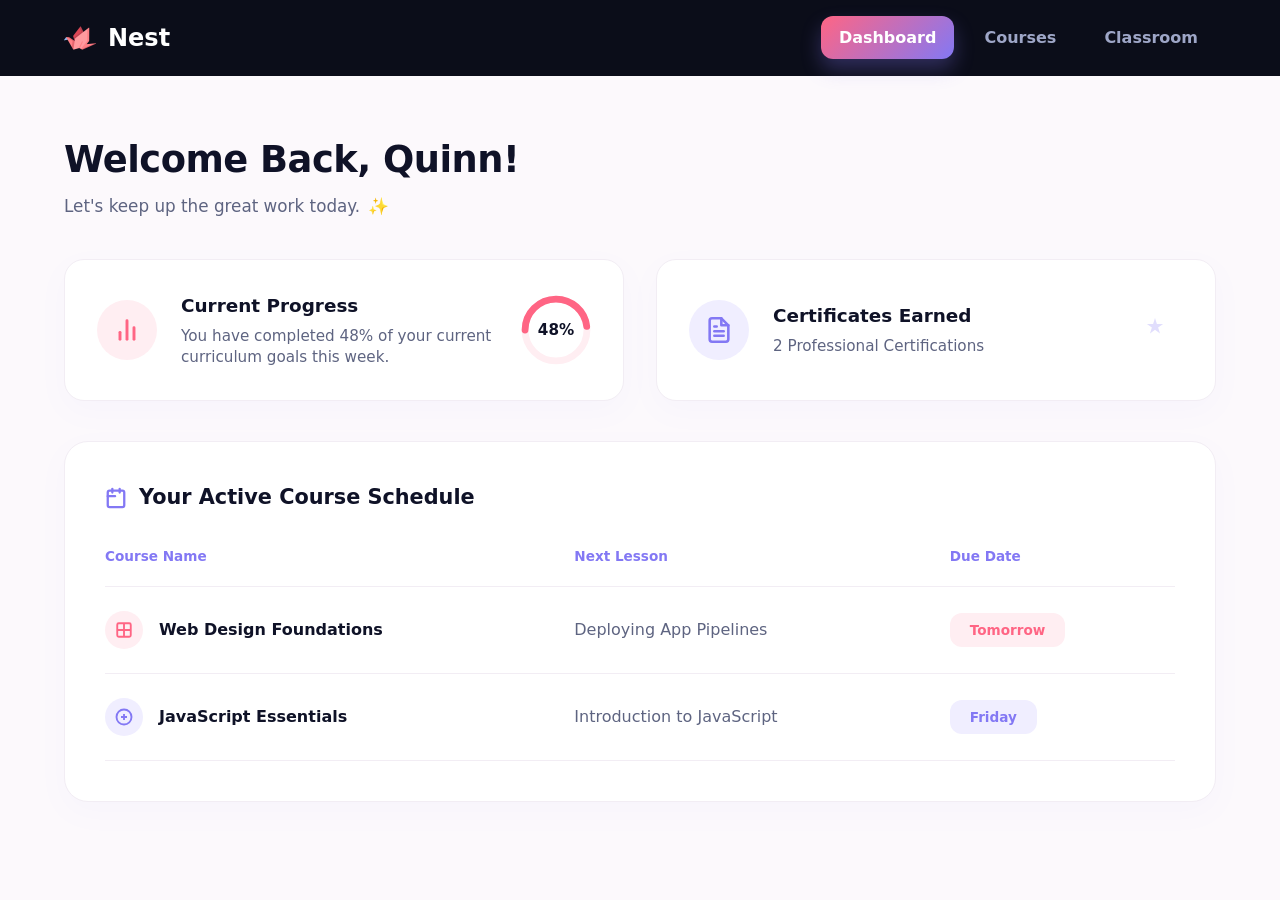
<file: index.html>
<!DOCTYPE html>
<html lang="en">
<head>
    <meta charset="UTF-8">
    <meta name="viewport" content="width=device-width, initial-scale=1.0">
    <!-- Online Learning Platform-->
    <title>Nest Dashboard</title>
    <link rel="stylesheet" href="style.css">
</head>
<body>

    <nav class="navbar">
        <div class="logo">
            <img src="bird.png" alt="Nest Logo" class="logo-icon">
            Nest
        </div>
        <ul>
            <li><a href="index.html" class="active">Dashboard</a></li>
            <li><a href="courses.html">Courses</a></li>
            <li><a href="classroom.html">Classroom</a></li>
        </ul>
    </nav>

    <div class="content-container">
        <div class="welcome-header">
            <h1>Welcome Back, Quinn!</h1>
            <p>Let's keep up the great work today. <span class="sparkle">✨</span></p>
        </div>
        
        <!-- Metric Cards Layout Area -->
        <div class="dashboard-metrics">
            <!-- Progress Metric Card -->
            <div class="metric-card progress-card">
                <div class="metric-info">
                    <div class="metric-icon-box">
                        <!-- Upward Trend Chart Icon (from flaticons)-->
                        <svg width="28" height="28" viewBox="0 0 24 24" fill="none" stroke="#ff6584" stroke-width="2.5" stroke-linecap="round" stroke-linejoin="round"><line x1="18" y1="20" x2="18" y2="10"></line><line x1="12" y1="20" x2="12" y2="4"></line><line x1="6" y1="20" x2="6" y2="14"></line></svg>
                    </div>
                    <div class="metric-text">
                        <h3>Current Progress</h3>
                        <p>You have completed 48% of your current<br>curriculum goals this week.</p>
                    </div>
                </div>
                <!-- Progress Meter -->
                <div class="progress-circle-wrapper">
                    <svg class="progress-circle" width="70" height="70" viewBox="0 0 36 36">
                        <path class="circle-bg" d="M18 2.0845 a 15.9155 15.9155 0 0 1 0 31.831 a 15.9155 15.9155 0 0 1 0 -31.831" />
                        <path class="circle-fill" d="M18 2.0845 a 15.9155 15.9155 0 0 1 0 31.831 a 15.9155 15.9155 0 0 1 0 -31.831" />
                    </svg>
                    <div class="progress-percentage">48%</div>
                </div>
            </div>

            <!-- Certificates Card -->
            <div class="metric-card cert-card">
                <div class="metric-info">
                    <div class="metric-icon-box">
                        <!-- Certificate Icon -->
                        <svg width="28" height="28" viewBox="0 0 24 24" fill="none" stroke="#8378f4" stroke-width="2.2" stroke-linecap="round" stroke-linejoin="round"><path d="M14 2H6a2 2 0 0 0-2 2v16a2 2 0 0 0 2 2h12a2 2 0 0 0 2-2V8z"></path><polyline points="14 2 14 8 20 8"></polyline><line x1="16" y1="13" x2="8" y2="13"></line><line x1="16" y1="17" x2="8" y2="17"></line><polyline points="10 9 9 9 8 9"></polyline></svg>
                    </div>
                    <div class="metric-text">
                        <h3>Certificates Earned</h3>
                        <p>2 Professional Certifications</p>
                    </div>
                </div>
                <!-- Sparkle Accents Graphic Elements -->
                <div class="sparkle-accents">
                    <svg width="24" height="24" viewBox="0 0 24 24" fill="#dcd9fd"><path d="M12 3l1.912 5.886H20.1l-4.994 3.63L17.018 18.4 12 14.77 6.982 18.4l1.912-5.884-4.994-3.63h6.188L12 3z"/></svg>
                </div>
            </div>
        </div>
        
        <!-- Dynamic Schedule Container -->
        <div class="schedule-container">
            <div class="schedule-title">
                <!-- Mini Calendar Header Icon -->
                <svg width="22" height="22" viewBox="0 0 24 24" fill="none" stroke="#8378f4" stroke-width="2.5" stroke-linecap="round" stroke-linejoin="round"><rect x="3" y="4" width="18" height="18" rx="2" ry="2"></rect><line x1="16" y1="2" x2="16" y2="6"></line><line x1="8" y1="2" x2="8" y2="6"></line><line x1="3" y1="10" x2="11" y2="10"></line></svg>
                Your Active Course Schedule
            </div>

            <div class="schedule-grid">
                <!-- Headers Row Components -->
                <div class="grid-header">Course Name</div>
                <div class="grid-header">Next Lesson</div>
                <div class="grid-header">Due Date</div>

                <!-- Row Item 1 -->
                <div class="grid-cell">
                    <div class="course-icon-circle css-course">
                        <svg width="18" height="18" viewBox="0 0 24 24" fill="none" stroke="#ff6584" stroke-width="2.5"><rect x="3" y="3" width="18" height="18" rx="2"/><path d="M21 12H3M12 3v18"/></svg>
                    </div>
                    Web Design Foundations
                </div>
                <div class="grid-cell muted">Deploying App Pipelines</div>
                <div class="grid-cell">
                    <span class="badge tomorrow">Tomorrow</span>
                </div>

                <!-- Row Item 2 -->
                <div class="grid-cell">
                    <div class="course-icon-circle ui-course">
                        <svg width="18" height="18" viewBox="0 0 24 24" fill="none" stroke="#8378f4" stroke-width="2.5"><path d="M12 22C17.5228 22 22 17.5228 22 12C22 6.47715 17.5228 2 12 2C6.47715 2 2 6.47715 2 12C2 17.5228 6.47715 22 12 22Z"/><path d="M12 8V16M8 12H16"/></svg>
                    </div>
                    JavaScript Essentials
                </div>
                <div class="grid-cell muted">Introduction to JavaScript</div>
                <div class="grid-cell">
                    <span class="badge friday">Friday</span>
                </div>
            </div>
        </div>
    </div>

</body>
</html>
</file>
<file: style.css>
/* --- Theme Colors --- */
:root {
    --bg-main: #fcf9fc;
    --text-dark: #0f1227;
    --text-muted: #5e6481;
    --accent-pink: #ff6584;
    --accent-purple: #8378f4;
    --nav-bg: #0b0d19;
    --border-light: #f2edf4;
    --card-shadow: 0 10px 30px rgba(131, 120, 244, 0.04);
}

* {
    margin: 0;
    padding: 0;
    box-sizing: border-box;
}

body {
    font-family: 'Inter', 'Segoe UI', system-ui, -apple-system, sans-serif;
    background-color: var(--bg-main);
    color: var(--text-dark);
    line-height: 1.5;
    -webkit-font-smoothing: antialiased;
}

/* --- Navbar Layout Styles --- */
.navbar { background-color: var(--nav-bg); padding: 1.25rem 4rem; display: flex; justify-content: space-between; align-items: center; } 
.logo { display: flex; align-items: center; gap: 12px; font-size: 24px; font-weight: 700; color: #ffffff; } 
.logo-icon { width: 32px; height: auto; }

.navbar ul {
    display: flex;
    align-items: center;
    gap: 12px;
    list-style: none;
}

.navbar ul li a {
    position: relative;

    padding: 12px 18px;
    border-radius: 12px;

    color: #9ea6c7;
    text-decoration: none;

    font-weight: 600;
    transition: .25s ease;
}

.navbar ul li a:hover {
    color: white;
    background: rgba(255,255,255,.06);
    transform: translateY(-2px);
}

/* Active tab state slider */
.navbar ul li a.active {
    color: white;

    background: linear-gradient(
        135deg,
        var(--accent-pink),
        var(--accent-purple)
    );

    box-shadow:
        0 10px 20px rgba(131,120,244,.3);
}

.navbar ul li a.active::after {
    display: none;
}

/* --- Core Structured Layout --- */
.content-container {
    padding: 3.5rem 4rem;
    max-width: 1350px;
    margin: 0 auto;
}

.welcome-header h1 {
    font-size: 2.3rem;
    font-weight: 800;
    color: var(--text-dark);
    margin-bottom: 0.4rem;
    letter-spacing: -0.5px;
}

.welcome-header p {
    color: var(--text-muted);
    font-size: 1.05rem;
    margin-bottom: 2.5rem;
}

.sparkle {
    display: inline-block;
    margin-left: 2px;
}

/* --- Cards Core System Elements --- */
.dashboard-metrics {
    display: flex;
    gap: 2rem;
    margin-bottom: 2.5rem;
}

.metric-card {
    flex: 1;
    background: #ffffff;
    border-radius: 20px;
    padding: 2rem;
    display: flex;
    align-items: center;
    justify-content: space-between;
    border: 1px solid var(--border-light);
    box-shadow: var(--card-shadow);
}

.metric-info {
    display: flex;
    align-items: center;
    gap: 1.5rem;
}

.metric-icon-box {
    width: 60px;
    height: 60px;
    border-radius: 50%;
    display: flex;
    align-items: center;
    justify-content: center;
}

.progress-card .metric-icon-box { background-color: #ffeef2; }
.cert-card .metric-icon-box { background-color: #f0eeff; }

.metric-text h3 {
    font-size: 1.15rem;
    font-weight: 700;
    margin-bottom: 0.4rem;
    color: var(--text-dark);
}

.metric-text p {
    color: var(--text-muted);
    font-size: 0.95rem;
    line-height: 1.4;
}

/* Sparkle icon spacing positioning styling */
.sparkle-accents {
    padding-right: 1rem;
    opacity: 0.85;
}

/* Graphic Elements Component Configurations */
.progress-circle-wrapper {
    position: relative;
    width: 70px;
    height: 70px;
}

.progress-circle {
    transform: rotate(-90deg);
}

.circle-bg {
    fill: none;
    stroke: #ffeef2;
    stroke-width: 3.5;
}

.circle-fill {
    fill: none;
    stroke: var(--accent-pink);
    stroke-width: 3.5;
    stroke-linecap: round;

    stroke-dasharray: 100;
    stroke-dashoffset: 100;

    animation: progressAnimation 1.5s ease forwards;
}

@keyframes progressAnimation {
    to {
        stroke-dashoffset: 52; /* 100 - 48 = 52 */
    }
}

.progress-percentage {
    position: absolute;
    top: 50%;
    left: 50%;
    transform: translate(-50%, -50%);
    font-size: 0.95rem;
    font-weight: 700;
    color: var(--text-dark);
}

/* --- Advanced Grid Table Custom Schedules --- */
.schedule-container {
    background: #ffffff;
    border-radius: 24px;
    padding: 2.5rem;
    border: 1px solid var(--border-light);
    box-shadow: var(--card-shadow);
}

.schedule-title {
    display: flex;
    align-items: center;
    gap: 0.75rem;
    font-size: 1.3rem;
    font-weight: 700;
    color: var(--text-dark);
    margin-bottom: 2rem;
}

.schedule-grid {
    display: grid;
    grid-template-columns: 2.5fr 2fr 1.2fr;
    align-items: stretch;
}

.grid-header {
    font-size: 0.85rem;
    font-weight: 600;
    color: var(--accent-purple);
    padding-bottom: 1.25rem;
    border-bottom: 1px solid var(--border-light);
    text-transform: capitalize;
}

.grid-cell {
    padding: 1.5rem 0;
    font-size: 1rem;
    font-weight: 600;
    color: var(--text-dark);
    border-bottom: 1px solid var(--border-light);
    display: flex;
    align-items: center;
    gap: 1rem;
}

.grid-cell.muted {
    color: var(--text-muted);
    font-weight: 500;
}

.course-icon-circle {
    width: 38px;
    height: 38px;
    border-radius: 50%;
    display: flex;
    align-items: center;
    justify-content: center;
    flex-shrink: 0;
}

.css-course { background-color: #ffeef2; }
.ui-course { background-color: #f0eeff; }

/* Status Labels Components */
.badge {
    padding: 0.45rem 1.25rem;
    border-radius: 12px;
    font-size: 0.85rem;
    font-weight: 700;
    display: inline-block;
    text-align: center;
}

.badge.tomorrow {
    background-color: #ffeef2;
    color: var(--accent-pink);
}

.badge.friday {
    background-color: #f0eeff;
    color: var(--accent-purple);
}

/* --- Catalog Grid Layout Component Blocks --- */
.catalog-grid {
    display: grid;
    grid-template-columns: repeat(auto-fit, minmax(320px, 1fr));
    gap: 2.5rem;
}

.card {
    background: #ffffff;
    border-radius: 20px;
    padding: 1.5rem;
    border: 1px solid var(--border-light);
    box-shadow: var(--card-shadow);
    transition: transform 0.3s cubic-bezier(0.25, 0.46, 0.45, 0.94), box-shadow 0.3s ease;
}

.card:hover {
    transform: translateY(-8px);
    box-shadow: 0 20px 40px rgba(131, 120, 244, 0.08);
}

.image-wrapper {
    width: 100%;
    height: 190px;
    border-radius: 14px;
    overflow: hidden;
    margin-bottom: 1.5rem;
}

.course-image {
    width: 100%;
    height: 100%;
    object-fit: cover;
}

.card h3 {
    font-size: 1.25rem;
    font-weight: 700;
    color: var(--text-dark);
    margin-bottom: 0.6rem;
}

.card p {
    font-size: 0.95rem;
    color: var(--text-muted);
    line-height: 1.5;
}

/* --- Interactive Classroom Dashboard --- */
.classroom-grid {
    display: grid;
    grid-template-columns: 2.2fr 1fr;
    gap: 2.5rem;
    align-items: start;
}

.video-placeholder {
    background-color: #000000;
    width: 100%;
    aspect-ratio: 16 / 9;
    border-radius: 20px;
    overflow: hidden;
    box-shadow: var(--card-shadow);
    margin-bottom: 1.75rem;
}

.video {
    width: 100%;
    height: 100%;
    display: block;
}

.video-details h2 {
    font-size: 1.6rem;
    font-weight: 700;
    color: var(--text-dark);
    margin-bottom: 0.5rem;
}

.video-details p {
    font-size: 1.05rem;
    color: var(--text-muted);
    line-height: 1.6;
}

/* Syllabus Side Menu Container Options */
.syllabus-sidebar-card {
    background: #ffffff;
    border-radius: 24px;
    padding: 2rem;
    border: 1px solid var(--border-light);
    box-shadow: var(--card-shadow);
}

.syllabus-sidebar-card h3 {
    font-size: 1.2rem;
    font-weight: 700;
    color: var(--text-dark);
    margin-bottom: 1.25rem;
}

.custom-list {
    list-style: none;
    display: flex;
    flex-direction: column;
    gap: 0.25rem;
}

.custom-list li {
    padding: 1rem 0.75rem;
    border-bottom: 1px solid var(--border-light);
    font-size: 0.95rem;
    font-weight: 600;
    display: flex;
    align-items: center;
    gap: 0.75rem;
    border-radius: 8px;
    transition: all 0.2s ease;
}

.custom-list li:last-child {
    border-bottom: none;
}

.custom-list li .icon {
    font-size: 1rem;
    display: inline-block;
    width: 20px;
    text-align: center;
}

/* Interactive List Items Control */
.custom-list li.completed {
    color: #22c55e;
}
.custom-list li.completed:hover {
    background-color: #f2fcf5;
}

.custom-list li.active {
    color: var(--accent-purple);
    background-color: #f4f3ff;
}

.custom-list li.locked {
    color: #94a3b8;
    opacity: 0.7;
    cursor: not-allowed;
}

.card {
    position: relative;
    overflow: hidden; 
}

/* Current Course Indicator */
.card.current {
    border: 2px solid var(--accent-purple);
}

.current-badge {
    position: absolute;
    top: 1.5rem;
    left: 1.5rem;
    background-color: #f0eeff; 
    color: var(--accent-purple);
    font-size: 0.75rem;
    font-weight: 700;
    padding: 0.35rem 0.85rem;
    border-radius: 12px;
    display: inline-flex;
    align-items: center;
    gap: 4px;
    z-index: 10;
}


.star-icon {
    font-size: 0.85rem;
    line-height: 1;
}

.card.current .image-wrapper {
    margin-top: 1.5rem;
}
</file>
